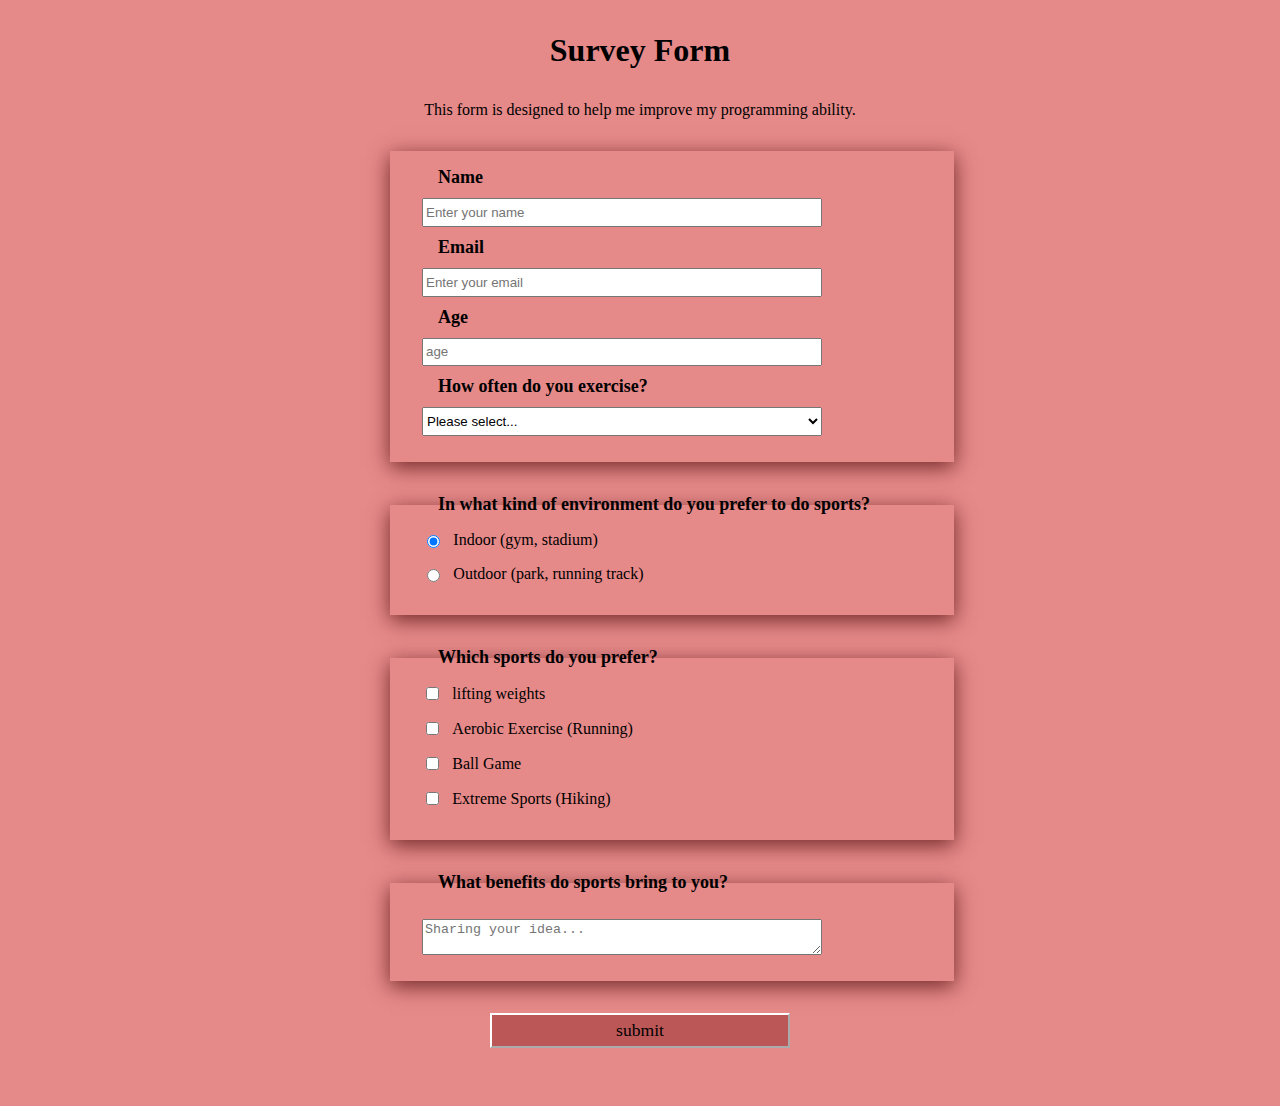
<file: index.html>
<!DOCTYPE>

<html lang="en">

<head>
    <meta charset="utf-8">
    <link rel="stylesheet" href="styles.css">
</head>

<body>
    <h1 id="title">Survey Form</h1>
    <p id="description">This form is designed to help me improve my programming ability.</p>

    <form id="survey-form">
        <fieldset>
            <label for="name" id="name-label" class="attribute">Name</label>
            <input id="name" type="text" class="text-box" placeholder="Enter your name" required>

            <label for="email" id="email-label" class="attribute">Email</label>
            <input id="email" type="email" class="text-box" placeholder="Enter your email" required>

            <label for="number" id="number-label" class="attribute">Age</label>
            <input id="number" type="number" min="1" max="100" class="text-box" placeholder="age">


            <label for="dropdown" id="dropdown-label" class="attribute">How often do you exercise?</label>
            <select id="dropdown" class="text-box">
                <option value="">Please select...</option>
                <option value="1">Once a week</option>
                <option value="2">Twice a week</option>
                <option value="3">Three times a week</option>
                <option value="daily">More</option>
            </select>

        </fieldset>

        <fieldset id="environment-prefers-to">
            <legend class="attribute">In what kind of environment do you prefer to do sports?</legend>

            <label for="indoor" class="option">
                <input type="radio" value="indoor" id="indoor" name="environment-prefers-to" checked>Indoor (gym,
                stadium)</label>
            <label for="outdoor" class="option">
                <input type="radio" value="outdoor" id="outdoor" name="environment-prefers-to">Outdoor (park, running
                track)
            </label>
        </fieldset>

        <fieldset id="sports-prefer-to">
            <legend class="attribute">Which sports do you prefer?</legend>
            <label class="option">
                <input type="checkbox" id="lifting-weights" value="lifting-weights">lifting weights
            </label>

            <label class="option">
                <input type="checkbox" id="aerobic-exercise" value="aerobic-exercise">Aerobic Exercise (Running)
            </label>

            <label class="option">
                <input type="checkbox" id="ball-game" value="ball-game">Ball Game
            </label>

            <label class="option">
                <input type="checkbox" id="sports-prefer-to" value="extreme-sports">Extreme Sports (Hiking)
            </label>
        </fieldset>

        <fieldset id="benefits-bring-to">
            <legend class="attribute">
                What benefits do sports bring to you? </legend>
            <textarea id="benefits-bring-to" placeholder="Sharing your idea..." class="text-box"></textarea>
        </fieldset>



        <input type="submit" id="submit" value="submit">

    </form>


</body>

</html>
</file>
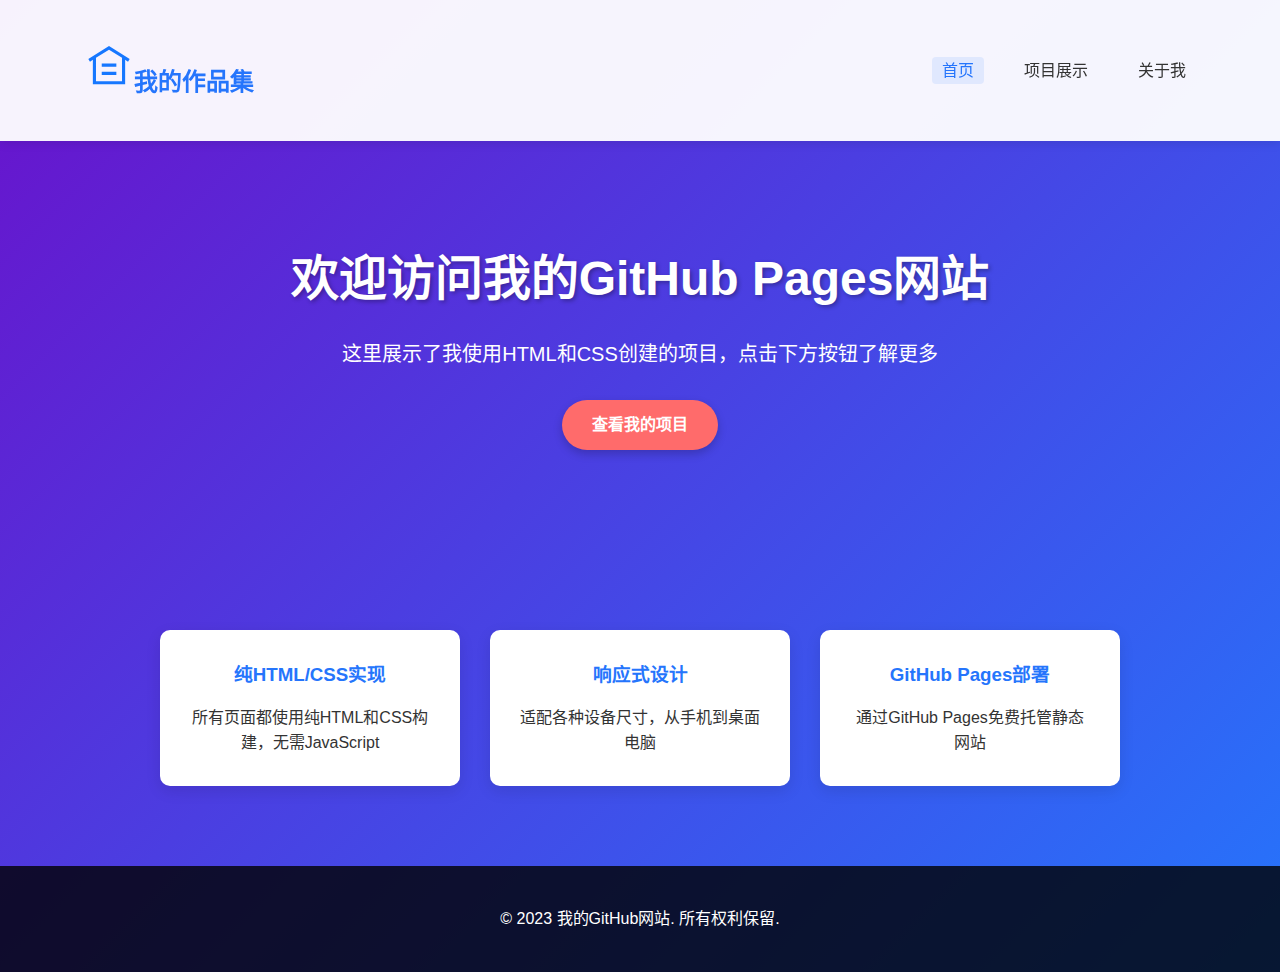
<file: docs/index.html>
<!DOCTYPE html>
<html lang="zh-CN">

<head>
    <meta charset="UTF-8">
    <meta name="viewport" content="width=device-width, initial-scale=1.0">
    <title>junbiao-Homepage</title>
    <link rel="stylesheet" href=".//css/index.css">
</head>

<body>
    <header>
        <div class="container">
            <nav>
                <div class="logo"><svg t="1757075332266" class="icon" viewBox="0 0 1024 1024" version="1.1" xmlns="http://www.w3.org/2000/svg" p-id="2188" width="50" height="50"><path d="M512 122.176l423.509333 266.752-34.112 54.144-58.752-37.013333L842.666667 906.666667h-661.333334l-0.021333-500.608-58.709333 37.013333-34.112-54.144L512 122.176z m0 75.648l-266.688 167.936L245.333333 842.666667h533.333334l-0.021334-476.928L512 197.824z m150.4 454.592v64H363.306667v-64H662.4z m0-170.666667v64H363.306667v-64H662.4z" fill="#1677FF" p-id="2189"></path></svg>我的作品集</div>
                <ul class="nav-links">
                    <li><a href="index.html" class="active">首页</a></li>
                    <li><a href="projects.html">项目展示</a></li>
                    <li><a href="about.html">关于我</a></li>
                </ul>
            </nav>
        </div>
    </header>

    <section class="hero">
        <div class="container">
            <h1>欢迎访问我的GitHub Pages网站</h1>
            <p>这里展示了我使用HTML和CSS创建的项目，点击下方按钮了解更多</p>
            <a href="projects.html" class="btn">查看我的项目</a>
        </div>
    </section>

    <section class="container">
        <div class="features">
            <div class="feature-card">
                <h3>纯HTML/CSS实现</h3>
                <p>所有页面都使用纯HTML和CSS构建，无需JavaScript</p>
            </div>
            <div class="feature-card">
                <h3>响应式设计</h3>
                <p>适配各种设备尺寸，从手机到桌面电脑</p>
            </div>
            <div class="feature-card">
                <h3>GitHub Pages部署</h3>
                <p>通过GitHub Pages免费托管静态网站</p>
            </div>
        </div>
    </section>

    <footer>
        <div class="container">
            <p>&copy; 2023 我的GitHub网站. 所有权利保留.</p>
        </div>
    </footer>
</body>

</html>
</file>
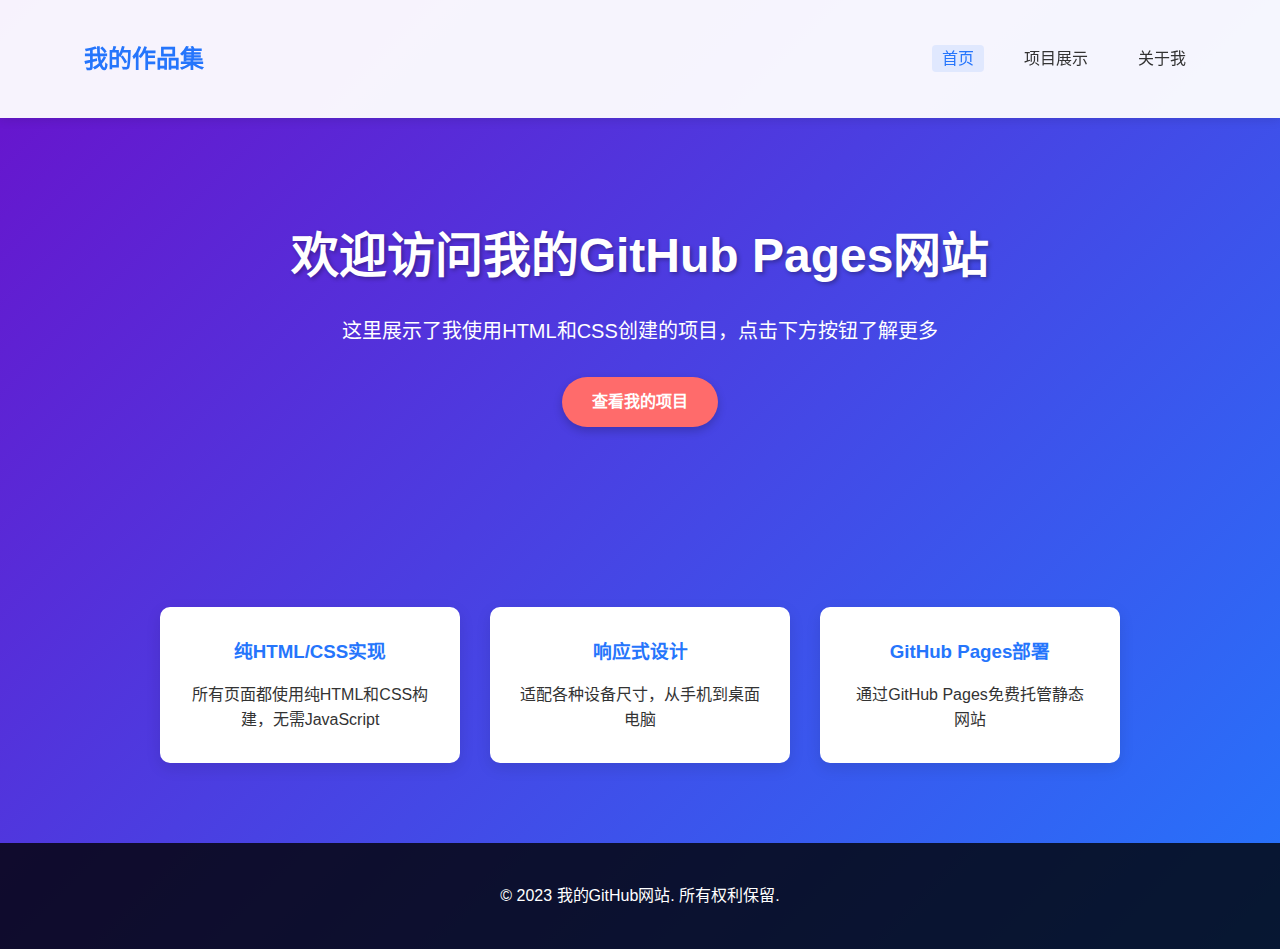
<file: project/index.html>
<!DOCTYPE html>
<html lang="zh-CN">

<head>
    <meta charset="UTF-8">
    <meta name="viewport" content="width=device-width, initial-scale=1.0">
    <title>我的GitHub网站 - 首页</title>
    <link rel="stylesheet" href=".//css/index.css">
</head>

<body>
    <header>
        <div class="container">
            <nav>
                <div class="logo">我的作品集</div>
                <ul class="nav-links">
                    <li><a href="index.html" class="active">首页</a></li>
                    <li><a href="projects.html">项目展示</a></li>
                    <li><a href="about.html">关于我</a></li>
                </ul>
            </nav>
        </div>
    </header>

    <section class="hero">
        <div class="container">
            <h1>欢迎访问我的GitHub Pages网站</h1>
            <p>这里展示了我使用HTML和CSS创建的项目，点击下方按钮了解更多</p>
            <a href="projects.html" class="btn">查看我的项目</a>
        </div>
    </section>

    <section class="container">
        <div class="features">
            <div class="feature-card">
                <h3>纯HTML/CSS实现</h3>
                <p>所有页面都使用纯HTML和CSS构建，无需JavaScript</p>
            </div>
            <div class="feature-card">
                <h3>响应式设计</h3>
                <p>适配各种设备尺寸，从手机到桌面电脑</p>
            </div>
            <div class="feature-card">
                <h3>GitHub Pages部署</h3>
                <p>通过GitHub Pages免费托管静态网站</p>
            </div>
        </div>
    </section>

    <footer>
        <div class="container">
            <p>&copy; 2023 我的GitHub网站. 所有权利保留.</p>
        </div>
    </footer>
</body>

</html>
</file>
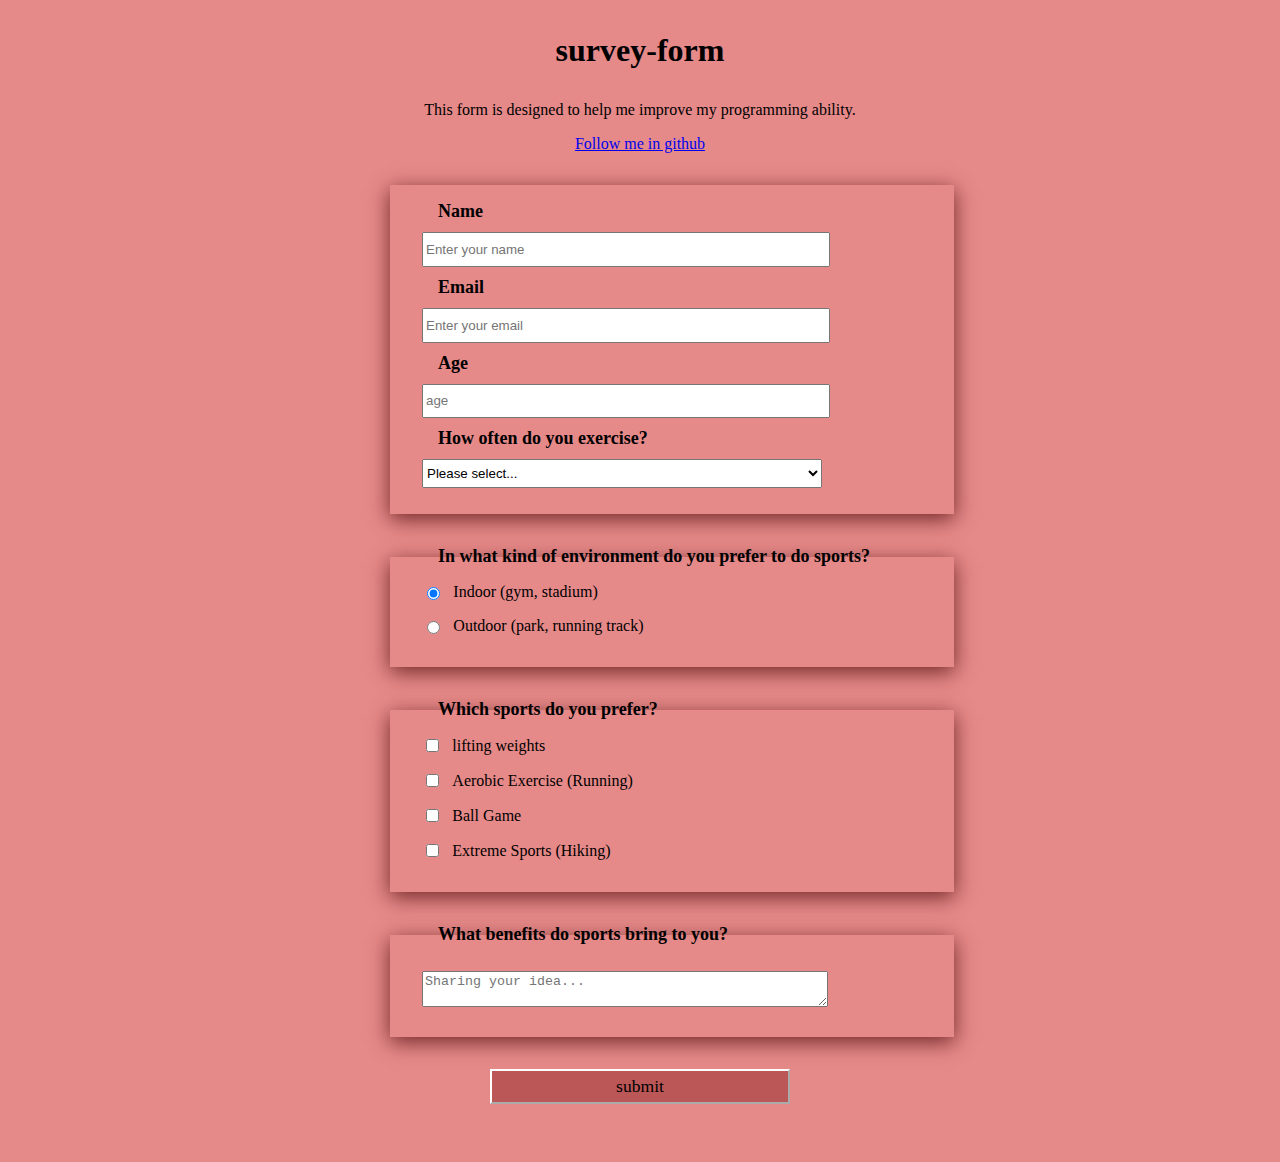
<file: docs/projects.html>
<!DOCTYPE html>

<html lang="en">

<head>
    <meta charset="utf-8">
    <link rel="stylesheet" href=".//css/projects.css">
</head>

<body>
    <h1 id="title">survey-form</h1>
    <p id="description">This form is designed to help me improve my programming ability.</p>
    <p id="follow-me"><a href="https://github.com/Junbiao06">Follow me in github</a></p>


    <form id="survey-form">
        <fieldset>
            <label for="name" id="name-label" class="attribute">Name</label>
            <input id="name" type="text" class="text-box" placeholder="Enter your name" required>

            <label for="email" id="email-label" class="attribute">Email</label>
            <input id="email" type="email" class="text-box" placeholder="Enter your email" required>

            <label for="number" id="number-label" class="attribute">Age</label>
            <input id="number" type="number" min="1" max="100" class="text-box" placeholder="age">


            <label for="dropdown" id="dropdown-label" class="attribute">How often do you exercise?</label>
            <select id="dropdown" class="text-box">
                <option value="">Please select...</option>
                <option value="1">Once a week</option>
                <option value="2">Twice a week</option>
                <option value="3">Three times a week</option>
                <option value="daily">More</option>
            </select>

        </fieldset>

        <fieldset id="environment-prefers-to">
            <legend class="attribute">In what kind of environment do you prefer to do sports?</legend>

            <label for="indoor" class="option">
                <input type="radio" value="indoor" id="indoor" name="environment-prefers-to" checked>Indoor (gym,
                stadium)</label>
            <label for="outdoor" class="option">
                <input type="radio" value="outdoor" id="outdoor" name="environment-prefers-to">Outdoor (park, running
                track)
            </label>
        </fieldset>

        <fieldset id="sports-prefer-to">
            <legend class="attribute">Which sports do you prefer?</legend>
            <label class="option">
                <input type="checkbox" id="lifting-weights" value="lifting-weights">lifting weights
            </label>

            <label class="option">
                <input type="checkbox" id="aerobic-exercise" value="aerobic-exercise">Aerobic Exercise (Running)
            </label>

            <label class="option">
                <input type="checkbox" id="ball-game" value="ball-game">Ball Game
            </label>

            <label class="option">
                <input type="checkbox" id="sports-prefer-to" value="extreme-sports">Extreme Sports (Hiking)
            </label>
        </fieldset>

        <fieldset id="benefits-bring-to">
            <legend class="attribute">
                What benefits do sports bring to you? </legend>
            <textarea id="benefits-bring-to" placeholder="Sharing your idea..." class="text-box"></textarea>
        </fieldset>



        <input type="submit" id="submit" value="submit">

    </form>


</body>


</html>
</file>
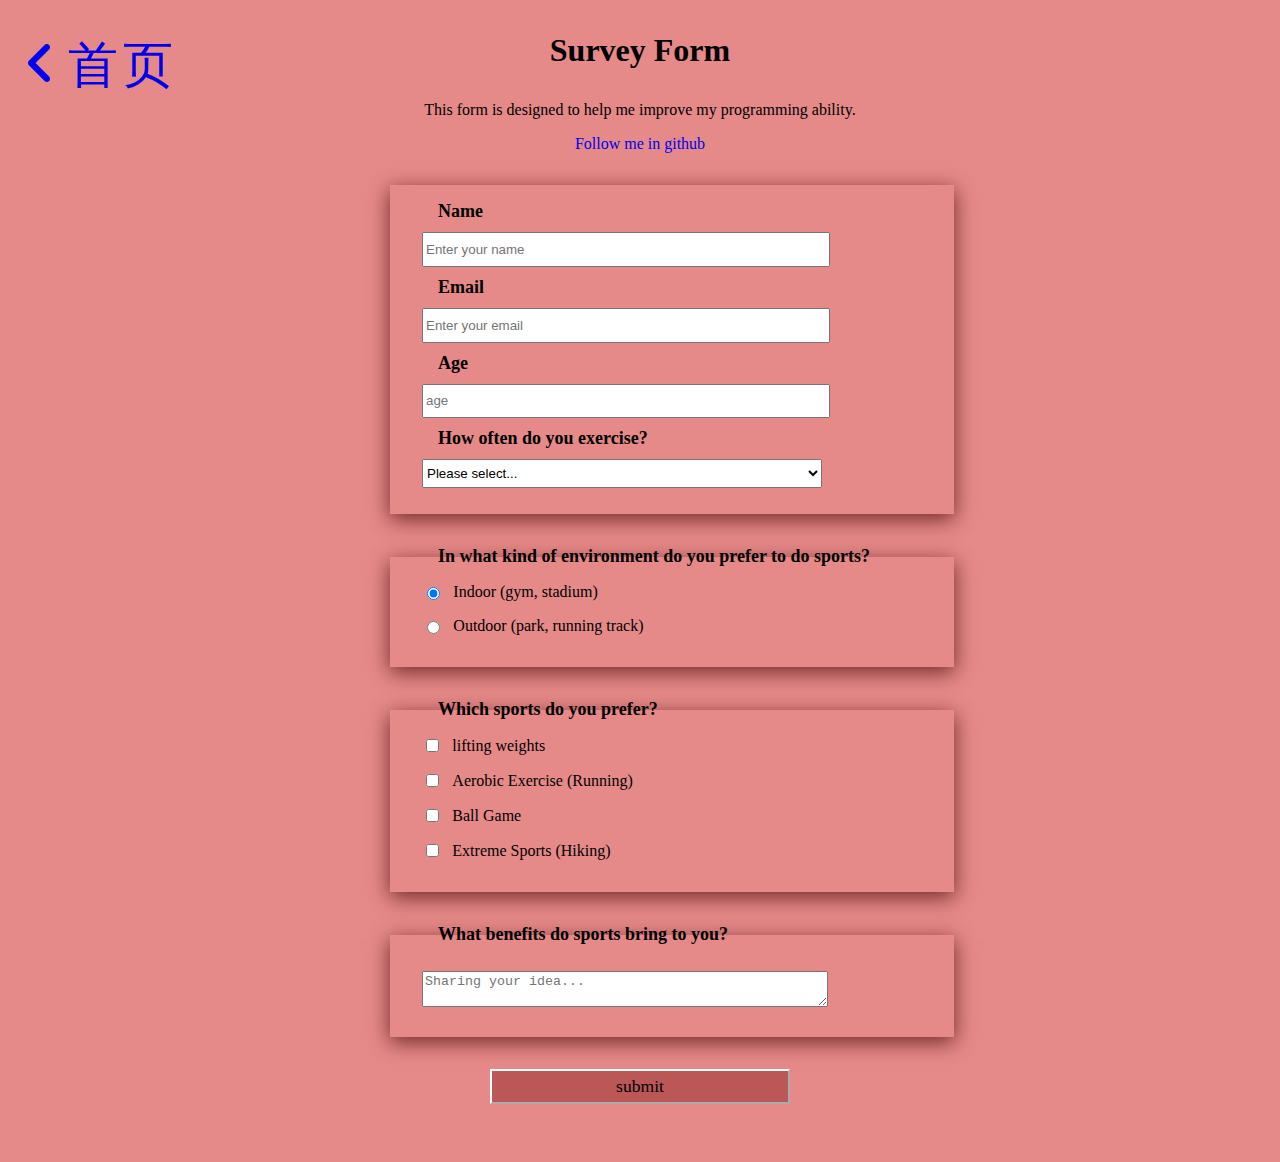
<file: docs/survey-form.html>
<!DOCTYPE html>

<html lang="en">

<head>
    <meta charset="utf-8">
    <link rel="stylesheet" href=".//assets\styles\projs\survey-form.css">
    <link rel="stylesheet" href="https://cdnjs.cloudflare.com/ajax/libs/font-awesome/6.0.0/css/all.min.css">

</head>

<body>
    <a href="index.html" class="back-to-homepage"><i class="fal fa-angle-left" ></i>首页</a>
    <h1 id="title">Survey Form</h1>
    <p id="description">This form is designed to help me improve my programming ability.</p>
    <p><a href="https://github.com/Junbiao06" class="follow-me">Follow me in github</a></p>


    <form id="survey-form">
        <fieldset>
            <label for="name" id="name-label" class="attribute">Name</label>
            <input id="name" type="text" class="text-box" placeholder="Enter your name" required>

            <label for="email" id="email-label" class="attribute">Email</label>
            <input id="email" type="email" class="text-box" placeholder="Enter your email" required>

            <label for="number" id="number-label" class="attribute">Age</label>
            <input id="number" type="number" min="1" max="100" class="text-box" placeholder="age">


            <label for="dropdown" id="dropdown-label" class="attribute">How often do you exercise?</label>
            <select id="dropdown" class="text-box">
                <option value="">Please select...</option>
                <option value="1">Once a week</option>
                <option value="2">Twice a week</option>
                <option value="3">Three times a week</option>
                <option value="daily">More</option>
            </select>

        </fieldset>

        <fieldset id="environment-prefers-to">
            <legend class="attribute">In what kind of environment do you prefer to do sports?</legend>

            <label for="indoor" class="option">
                <input type="radio" value="indoor" id="indoor" name="environment-prefers-to" checked>Indoor (gym,
                stadium)</label>
            <label for="outdoor" class="option">
                <input type="radio" value="outdoor" id="outdoor" name="environment-prefers-to">Outdoor (park, running
                track)
            </label>
        </fieldset>

        <fieldset id="sports-prefer-to">
            <legend class="attribute">Which sports do you prefer?</legend>
            <label class="option">
                <input type="checkbox" id="lifting-weights" value="lifting-weights">lifting weights
            </label>

            <label class="option">
                <input type="checkbox" id="aerobic-exercise" value="aerobic-exercise">Aerobic Exercise (Running)
            </label>

            <label class="option">
                <input type="checkbox" id="ball-game" value="ball-game">Ball Game
            </label>

            <label class="option">
                <input type="checkbox" id="sports-prefer-to" value="extreme-sports">Extreme Sports (Hiking)
            </label>
        </fieldset>

        <fieldset id="benefits-bring-to">
            <legend class="attribute">
                What benefits do sports bring to you? </legend>
            <textarea id="benefits-bring-to" placeholder="Sharing your idea..." class="text-box"></textarea>
        </fieldset>



        <input type="submit" id="submit" value="submit">

    </form>


</body>

</html>
</file>
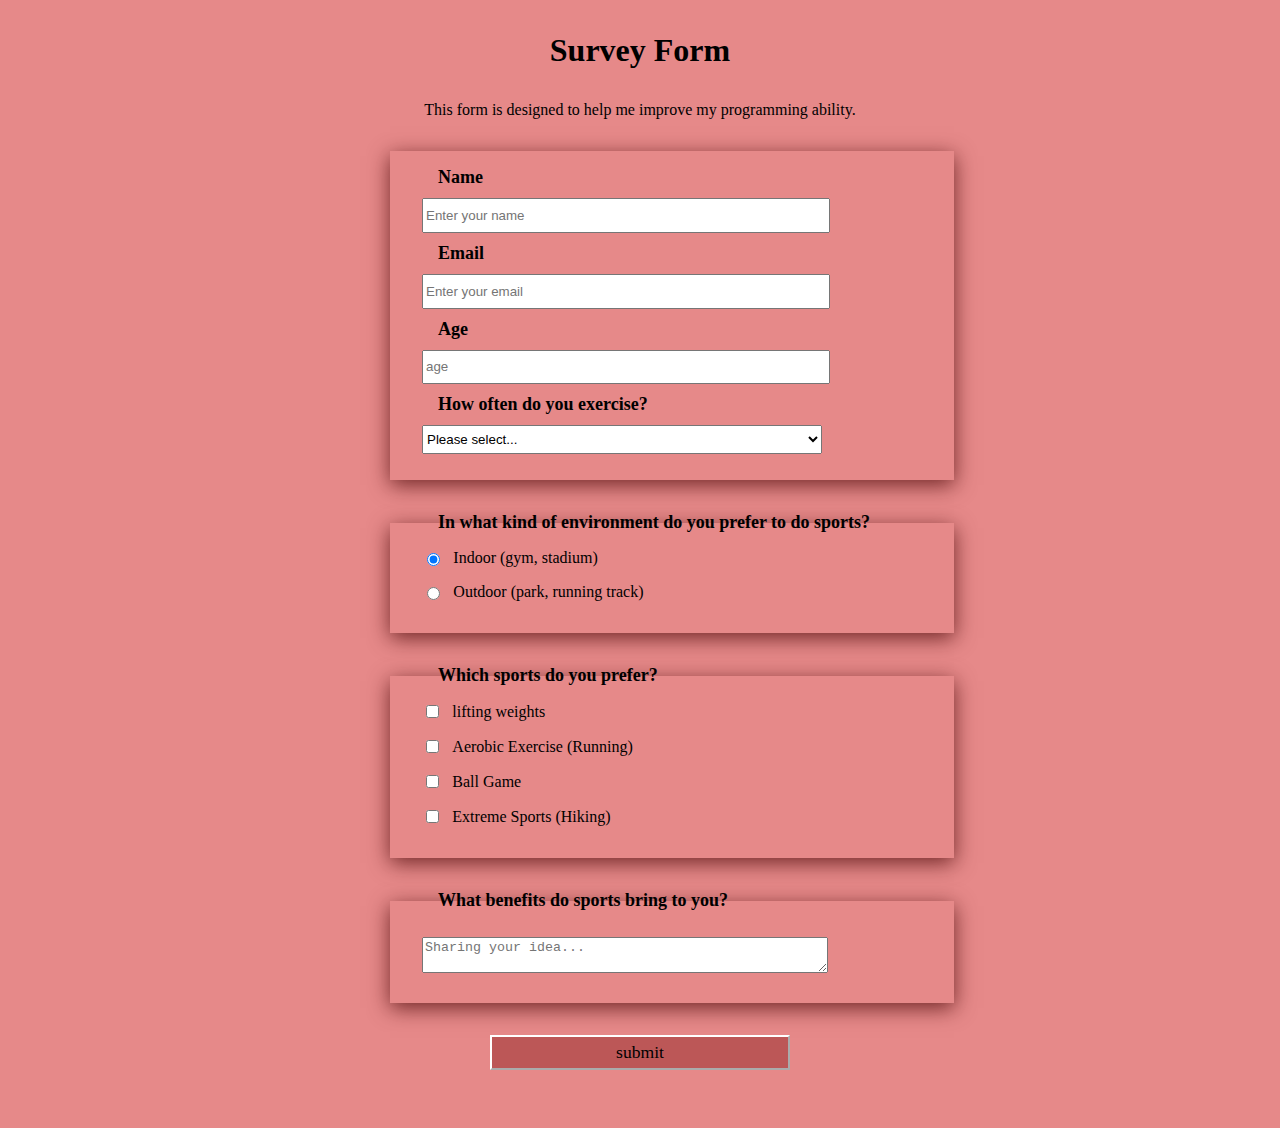
<file: project/projects.html>
<!DOCTYPE html>

<html lang="en">

<head>
    <meta charset="utf-8">
    <link rel="stylesheet" href=".//css/projects.css">
</head>

<body>
    <h1 id="title">Survey Form</h1>
    <p id="description">This form is designed to help me improve my programming ability.</p>

    <form id="survey-form">
        <fieldset>
            <label for="name" id="name-label" class="attribute">Name</label>
            <input id="name" type="text" class="text-box" placeholder="Enter your name" required>

            <label for="email" id="email-label" class="attribute">Email</label>
            <input id="email" type="email" class="text-box" placeholder="Enter your email" required>

            <label for="number" id="number-label" class="attribute">Age</label>
            <input id="number" type="number" min="1" max="100" class="text-box" placeholder="age">


            <label for="dropdown" id="dropdown-label" class="attribute">How often do you exercise?</label>
            <select id="dropdown" class="text-box">
                <option value="">Please select...</option>
                <option value="1">Once a week</option>
                <option value="2">Twice a week</option>
                <option value="3">Three times a week</option>
                <option value="daily">More</option>
            </select>

        </fieldset>

        <fieldset id="environment-prefers-to">
            <legend class="attribute">In what kind of environment do you prefer to do sports?</legend>

            <label for="indoor" class="option">
                <input type="radio" value="indoor" id="indoor" name="environment-prefers-to" checked>Indoor (gym,
                stadium)</label>
            <label for="outdoor" class="option">
                <input type="radio" value="outdoor" id="outdoor" name="environment-prefers-to">Outdoor (park, running
                track)
            </label>
        </fieldset>

        <fieldset id="sports-prefer-to">
            <legend class="attribute">Which sports do you prefer?</legend>
            <label class="option">
                <input type="checkbox" id="lifting-weights" value="lifting-weights">lifting weights
            </label>

            <label class="option">
                <input type="checkbox" id="aerobic-exercise" value="aerobic-exercise">Aerobic Exercise (Running)
            </label>

            <label class="option">
                <input type="checkbox" id="ball-game" value="ball-game">Ball Game
            </label>

            <label class="option">
                <input type="checkbox" id="sports-prefer-to" value="extreme-sports">Extreme Sports (Hiking)
            </label>
        </fieldset>

        <fieldset id="benefits-bring-to">
            <legend class="attribute">
                What benefits do sports bring to you? </legend>
            <textarea id="benefits-bring-to" placeholder="Sharing your idea..." class="text-box"></textarea>
        </fieldset>



        <input type="submit" id="submit" value="submit">

    </form>


</body>

</html>
</file>
<file: styles.css>
body {
    background-color: rgb(230, 137, 137);
}


h1,
p {
    margin: 1em auto;
    text-align: center;
    font-family: Papyrus;
}


.attribute {
    padding-left: 1rem;
    display: block;
    font-weight: bold;
    font-size: 18px;
    font-family: Asian;
}

.text-box {
    margin: 10px 0;
    width: 400px;
    min-height: 1.8rem;
}

form {
    width: 100vw;
    margin: 0 auto;
}

fieldset {
    width: 100%;
    padding: 1rem 2rem;
    margin: 2rem 0;
    box-shadow: 0 5px 20px 0 rgba(83, 14, 14, 0.8);
    border: none;

}

form {
    width: 60vw;
    max-width: 500px;
    min-width: 300px;
    margin: 0 auto;
    padding-bottom: 2em;
}


input[type="submit"] {
    padding: 1px 2px;
}

input[type="submit"] {
    display: block;
    width: 60%;
    margin: 1em auto;
    height: 2em;
    font-size: 1.1rem;
    background-color: #bc5757;
    border-color: white;
    min-width: 300px;
    font-family: Papyrus;
}


.option {
    display: flex;
    align-items: center;
    margin-bottom: 1em;
}

.option input {
    margin-right: 1em;
}
</file>
<file: docs/css/index.css>
* {
            margin: 0;
            padding: 0;
            box-sizing: border-box;
            font-family: 'Segoe UI', Tahoma, Geneva, Verdana, sans-serif;
        }


        body {
            background: linear-gradient(135deg, #6a11cb 0%, #2575fc 100%);
            color: #333;
            line-height: 1.6;
            min-height: 100vh;
            display: flex;
            flex-direction: column;
        }

        .container {
            width: 90%;
            max-width: 1200px;
            margin: 0 auto;
            padding: 20px;
        }

        header {
            background-color: rgba(255, 255, 255, 0.95);
            box-shadow: 0 2px 10px rgba(0, 0, 0, 0.1);
            padding: 20px 0;
            position: sticky;
            top: 0;
            z-index: 100;
        }

        nav {
            display: flex;
            justify-content: space-between;
            align-items: center;
        }

        .logo {
            font-size: 24px;
            font-weight: 700;
            color: #2575fc;
        }

        .nav-links {
            display: flex;
            list-style: none;
        }

        .nav-links li {
            margin-left: 30px;
        }

        .nav-links a {
            text-decoration: none;
            color: #333;
            font-weight: 500;
            transition: color 0.3s;
            padding: 5px 10px;
            border-radius: 4px;
        }

        .nav-links a:hover {
            color: #2575fc;
            background-color: rgba(37, 117, 252, 0.1);
        }

        .nav-links a.active {
            color: #2575fc;
            background-color: rgba(37, 117, 252, 0.1);
        }

        .hero {
            text-align: center;
            padding: 80px 0;
            color: white;
        }

        .hero h1 {
            font-size: 48px;
            margin-bottom: 20px;
            text-shadow: 2px 2px 4px rgba(0, 0, 0, 0.3);
        }

        .hero p {
            font-size: 20px;
            max-width: 700px;
            margin: 0 auto 30px;
        }

        .btn {
            display: inline-block;
            background-color: #ff6b6b;
            color: white;
            padding: 12px 30px;
            border-radius: 30px;
            text-decoration: none;
            font-weight: 600;
            transition: all 0.3s;
            box-shadow: 0 4px 10px rgba(0, 0, 0, 0.2);
        }

        .btn:hover {
            background-color: #ff5252;
            transform: translateY(-2px);
            box-shadow: 0 6px 15px rgba(0, 0, 0, 0.3);
        }

        .features {
            display: flex;
            flex-wrap: wrap;
            justify-content: center;
            gap: 30px;
            padding: 60px 0;
        }

        .feature-card {
            background-color: white;
            border-radius: 10px;
            padding: 30px;
            width: 300px;
            text-align: center;
            box-shadow: 0 5px 15px rgba(0, 0, 0, 0.1);
            transition: transform 0.3s;
        }

        .feature-card:hover {
            transform: translateY(-10px);
        }

        .feature-card h3 {
            color: #2575fc;
            margin-bottom: 15px;
        }

        footer {
            background-color: rgba(0, 0, 0, 0.8);
            color: white;
            text-align: center;
            padding: 20px 0;
            margin-top: auto;
        }

        /* 响应式设计 */
        @media (max-width: 768px) {
            .nav-links {
                display: none;
            }

            .hero h1 {
                font-size: 36px;
            }

            .features {
                flex-direction: column;
                align-items: center;
            }
        }
</file>
<file: project/css/index.css>
* {
            margin: 0;
            padding: 0;
            box-sizing: border-box;
            font-family: 'Segoe UI', Tahoma, Geneva, Verdana, sans-serif;
        }

        body {
            background: linear-gradient(135deg, #6a11cb 0%, #2575fc 100%);
            color: #333;
            line-height: 1.6;
            min-height: 100vh;
            display: flex;
            flex-direction: column;
        }

        .container {
            width: 90%;
            max-width: 1200px;
            margin: 0 auto;
            padding: 20px;
        }

        header {
            background-color: rgba(255, 255, 255, 0.95);
            box-shadow: 0 2px 10px rgba(0, 0, 0, 0.1);
            padding: 20px 0;
            position: sticky;
            top: 0;
            z-index: 100;
        }

        nav {
            display: flex;
            justify-content: space-between;
            align-items: center;
        }

        .logo {
            font-size: 24px;
            font-weight: 700;
            color: #2575fc;
        }

        .nav-links {
            display: flex;
            list-style: none;
        }

        .nav-links li {
            margin-left: 30px;
        }

        .nav-links a {
            text-decoration: none;
            color: #333;
            font-weight: 500;
            transition: color 0.3s;
            padding: 5px 10px;
            border-radius: 4px;
        }

        .nav-links a:hover {
            color: #2575fc;
            background-color: rgba(37, 117, 252, 0.1);
        }

        .nav-links a.active {
            color: #2575fc;
            background-color: rgba(37, 117, 252, 0.1);
        }

        .hero {
            text-align: center;
            padding: 80px 0;
            color: white;
        }

        .hero h1 {
            font-size: 48px;
            margin-bottom: 20px;
            text-shadow: 2px 2px 4px rgba(0, 0, 0, 0.3);
        }

        .hero p {
            font-size: 20px;
            max-width: 700px;
            margin: 0 auto 30px;
        }

        .btn {
            display: inline-block;
            background-color: #ff6b6b;
            color: white;
            padding: 12px 30px;
            border-radius: 30px;
            text-decoration: none;
            font-weight: 600;
            transition: all 0.3s;
            box-shadow: 0 4px 10px rgba(0, 0, 0, 0.2);
        }

        .btn:hover {
            background-color: #ff5252;
            transform: translateY(-2px);
            box-shadow: 0 6px 15px rgba(0, 0, 0, 0.3);
        }

        .features {
            display: flex;
            flex-wrap: wrap;
            justify-content: center;
            gap: 30px;
            padding: 60px 0;
        }

        .feature-card {
            background-color: white;
            border-radius: 10px;
            padding: 30px;
            width: 300px;
            text-align: center;
            box-shadow: 0 5px 15px rgba(0, 0, 0, 0.1);
            transition: transform 0.3s;
        }

        .feature-card:hover {
            transform: translateY(-10px);
        }

        .feature-card h3 {
            color: #2575fc;
            margin-bottom: 15px;
        }

        footer {
            background-color: rgba(0, 0, 0, 0.8);
            color: white;
            text-align: center;
            padding: 20px 0;
            margin-top: auto;
        }

        /* 响应式设计 */
        @media (max-width: 768px) {
            .nav-links {
                display: none;
            }

            .hero h1 {
                font-size: 36px;
            }

            .features {
                flex-direction: column;
                align-items: center;
            }
        }
</file>
<file: docs/css/projects.css>
body {
    background-color: rgb(230, 137, 137);
}


h1,
p {
    margin: 1em auto;
    text-align: center;
    font-family: Papyrus;
}


.attribute {
    padding-left: 1rem;
    display: block;
    font-weight: bold;
    font-size: 18px;
    font-family: Asian;
}

.text-box {
    margin: 10px 0;
    width: 400px;
    min-height: 1.8rem;
}

form {
    width: 100vw;
    margin: 0 auto;
}

fieldset {
    width: 100%;
    padding: 1rem 2rem;
    margin: 2rem 0;
    box-shadow: 0 5px 20px 0 rgba(83, 14, 14, 0.8);
    border: none;

}

form {
    width: 60vw;
    max-width: 500px;
    min-width: 300px;
    margin: 0 auto;
    padding-bottom: 2em;
}


input[type="submit"] {
    padding: 1px 2px;
}

input[type="submit"] {
    display: block;
    width: 60%;
    margin: 1em auto;
    height: 2em;
    font-size: 1.1rem;
    background-color: #bc5757;
    border-color: white;
    min-width: 300px;
    font-family: Papyrus;
}


.option {
    display: flex;
    align-items: center;
    margin-bottom: 1em;
}

.option input {
    margin-right: 1em;
}
</file>
<file: project/css/projects.css>
body {
    background-color: rgb(230, 137, 137);
}


h1,
p {
    margin: 1em auto;
    text-align: center;
    font-family: Papyrus;
}


.attribute {
    padding-left: 1rem;
    display: block;
    font-weight: bold;
    font-size: 18px;
    font-family: Asian;
}

.text-box {
    margin: 10px 0;
    width: 400px;
    min-height: 1.8rem;
}

form {
    width: 100vw;
    margin: 0 auto;
}

fieldset {
    width: 100%;
    padding: 1rem 2rem;
    margin: 2rem 0;
    box-shadow: 0 5px 20px 0 rgba(83, 14, 14, 0.8);
    border: none;

}

form {
    width: 60vw;
    max-width: 500px;
    min-width: 300px;
    margin: 0 auto;
    padding-bottom: 2em;
}


input[type="submit"] {
    padding: 1px 2px;
}

input[type="submit"] {
    display: block;
    width: 60%;
    margin: 1em auto;
    height: 2em;
    font-size: 1.1rem;
    background-color: #bc5757;
    border-color: white;
    min-width: 300px;
    font-family: Papyrus;
}


.option {
    display: flex;
    align-items: center;
    margin-bottom: 1em;
}

.option input {
    margin-right: 1em;
}
</file>
